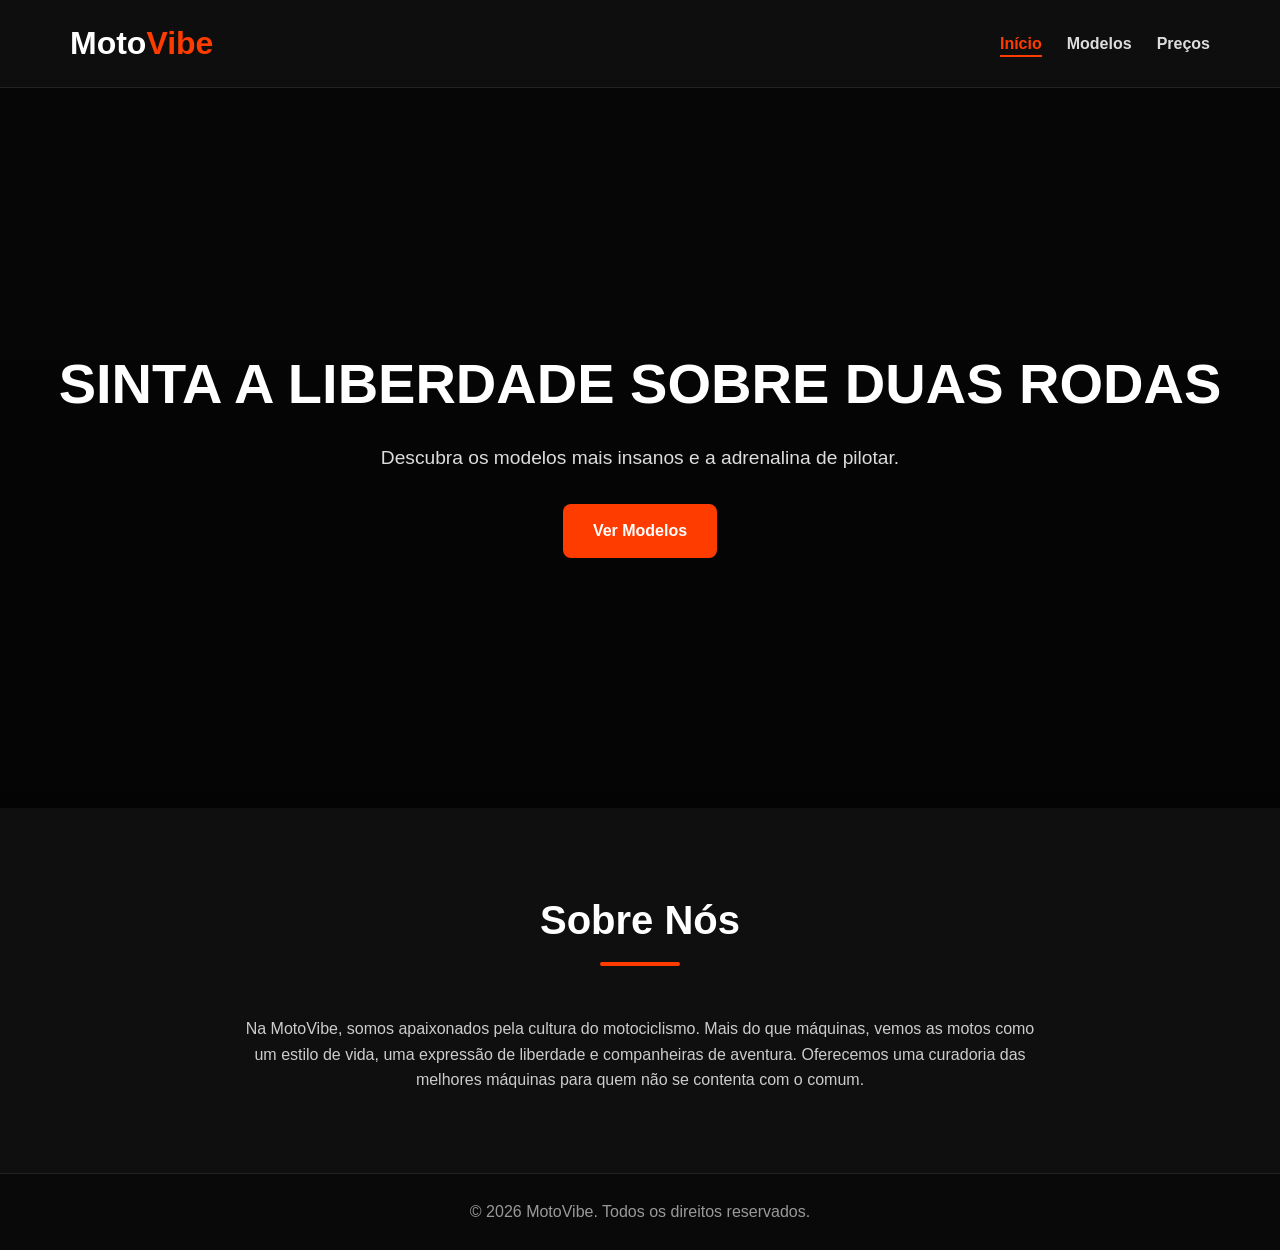
<file: index.html>
<!DOCTYPE html>
<html lang="pt-BR">
<head>
    <meta charset="UTF-8">
    <meta name="viewport" content="width=device-width, initial-scale=1.0">
    <title>MotoVibe | Home</title>
    <link rel="stylesheet" href="index.css">
</head>
<body>

    <header>
        <nav class="navbar">
            <div class="logo">
                <h1>Moto<span>Vibe</span></h1>
            </div>
            <ul class="nav-links">
                <li><a href="index.html" class="active">Início</a></li>
                <li><a href="modelos.html">Modelos</a></li>
                <li><a href="precos.html">Preços</a></li>
            </ul>
        </nav>
    </header>

    <section class="hero">
        <h2>Sinta a Liberdade Sobre Duas Rodas</h2>
        <p>Descubra os modelos mais insanos e a adrenalina de pilotar.</p>
        <a href="modelos.html" class="btn">Ver Modelos</a>
    </section>

    <main class="container">
        <h2 class="section-title">Sobre Nós</h2>
        <p style="text-align: center; max-width: 800px; margin: 0 auto; color: #ccc;">
            Na MotoVibe, somos apaixonados pela cultura do motociclismo. Mais do que máquinas, vemos as motos como um estilo de vida, uma expressão de liberdade e companheiras de aventura. Oferecemos uma curadoria das melhores máquinas para quem não se contenta com o comum.
        </p>
       
           
         </p>

        </div>
     
    </main>

    <footer>
        <p>&copy; 2026 MotoVibe. Todos os direitos reservados.</p>
      
    </footer>

</body>
</html>
</file>
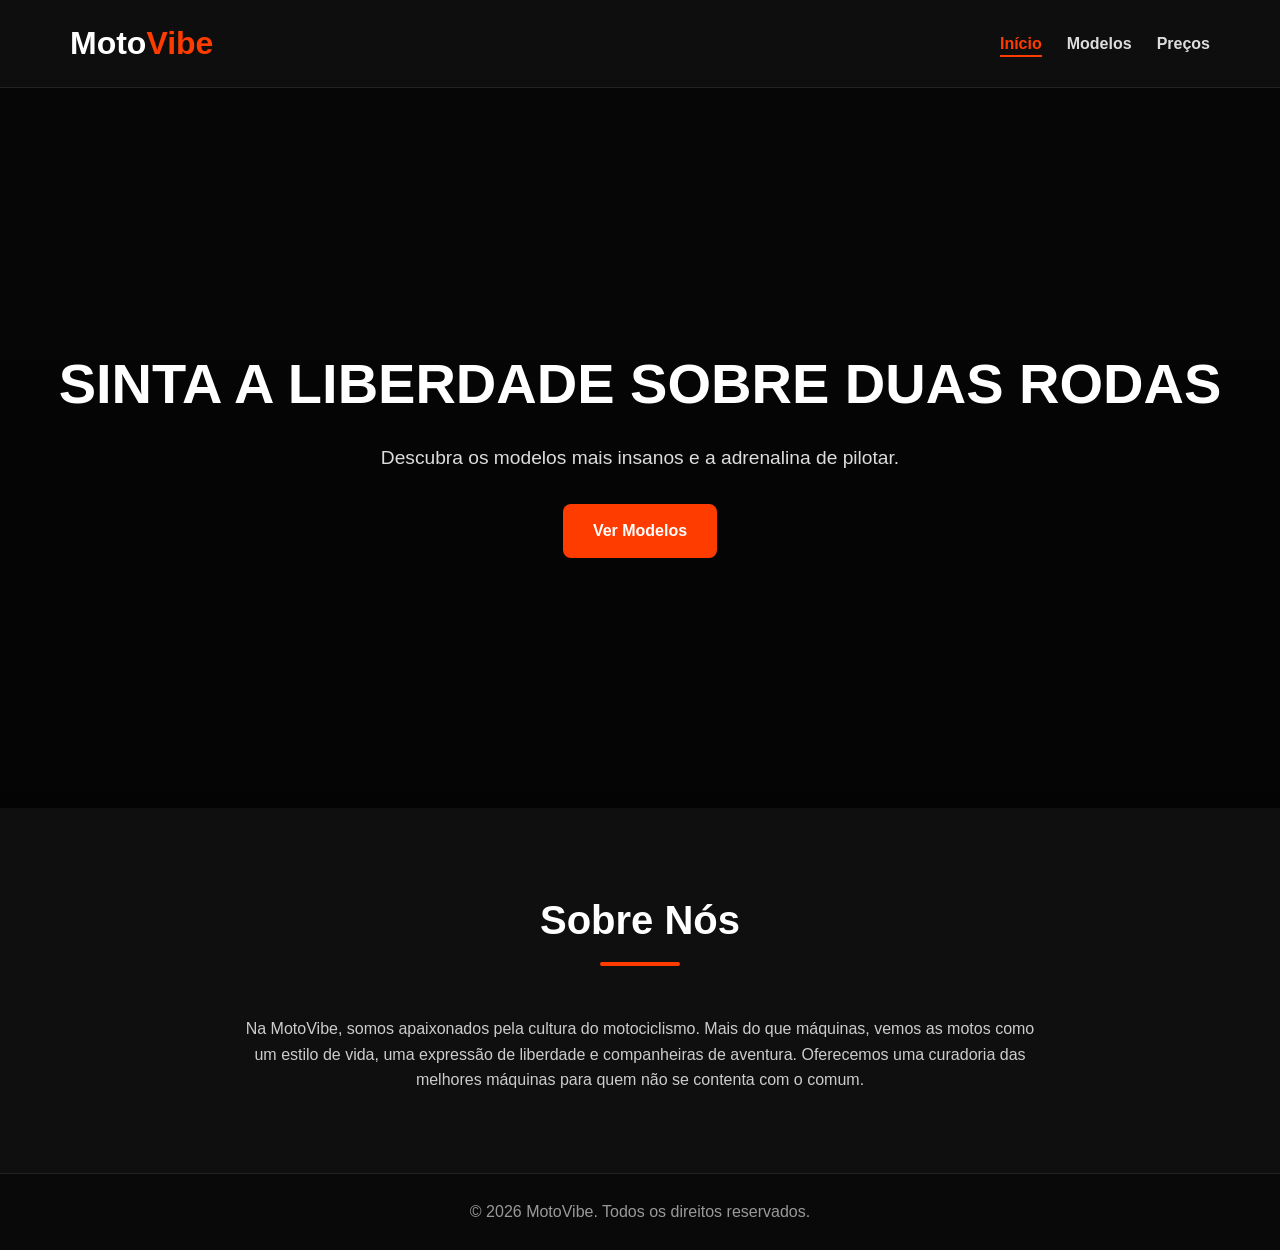
<file: gustavo-Projeto/index.html>
<!DOCTYPE html>
<html lang="pt-BR">
<head>
    <meta charset="UTF-8">
    <meta name="viewport" content="width=device-width, initial-scale=1.0">
    <title>MotoVibe | Home</title>
    <link rel="stylesheet" href="index.css">
</head>
<body>

    <header>
        <nav class="navbar">
            <div class="logo">
                <h1>Moto<span>Vibe</span></h1>
            </div>
            <ul class="nav-links">
                <li><a href="index.html" class="active">Início</a></li>
                <li><a href="modelos.html">Modelos</a></li>
                <li><a href="precos.html">Preços</a></li>
            </ul>
        </nav>
    </header>

    <section class="hero">
        <h2>Sinta a Liberdade Sobre Duas Rodas</h2>
        <p>Descubra os modelos mais insanos e a adrenalina de pilotar.</p>
        <a href="modelos.html" class="btn">Ver Modelos</a>
    </section>

    <main class="container">
        <h2 class="section-title">Sobre Nós</h2>
        <p style="text-align: center; max-width: 800px; margin: 0 auto; color: #ccc;">
            Na MotoVibe, somos apaixonados pela cultura do motociclismo. Mais do que máquinas, vemos as motos como um estilo de vida, uma expressão de liberdade e companheiras de aventura. Oferecemos uma curadoria das melhores máquinas para quem não se contenta com o comum.
        </p>
       
           
         </p>

        </div>
     
    </main>

    <footer>
        <p>&copy; 2026 MotoVibe. Todos os direitos reservados.</p>
      
    </footer>

</body>
</html>
</file>
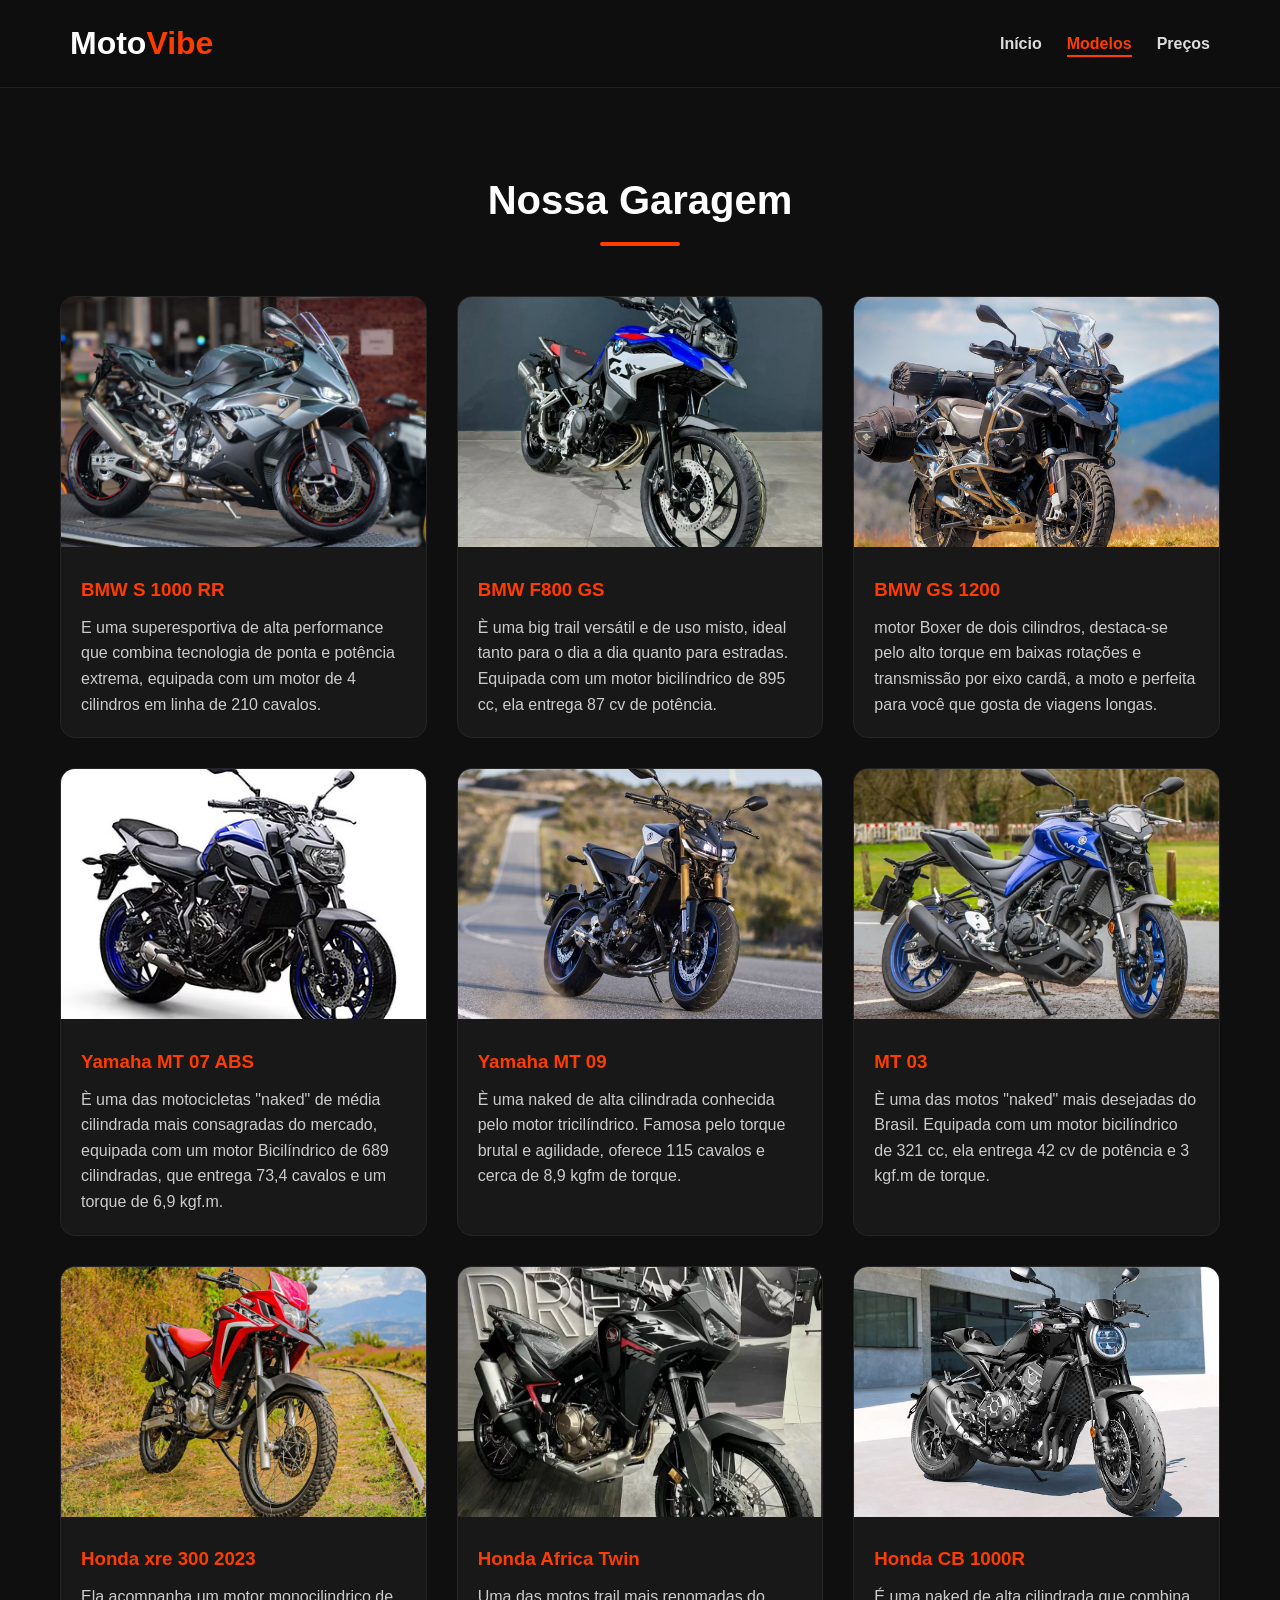
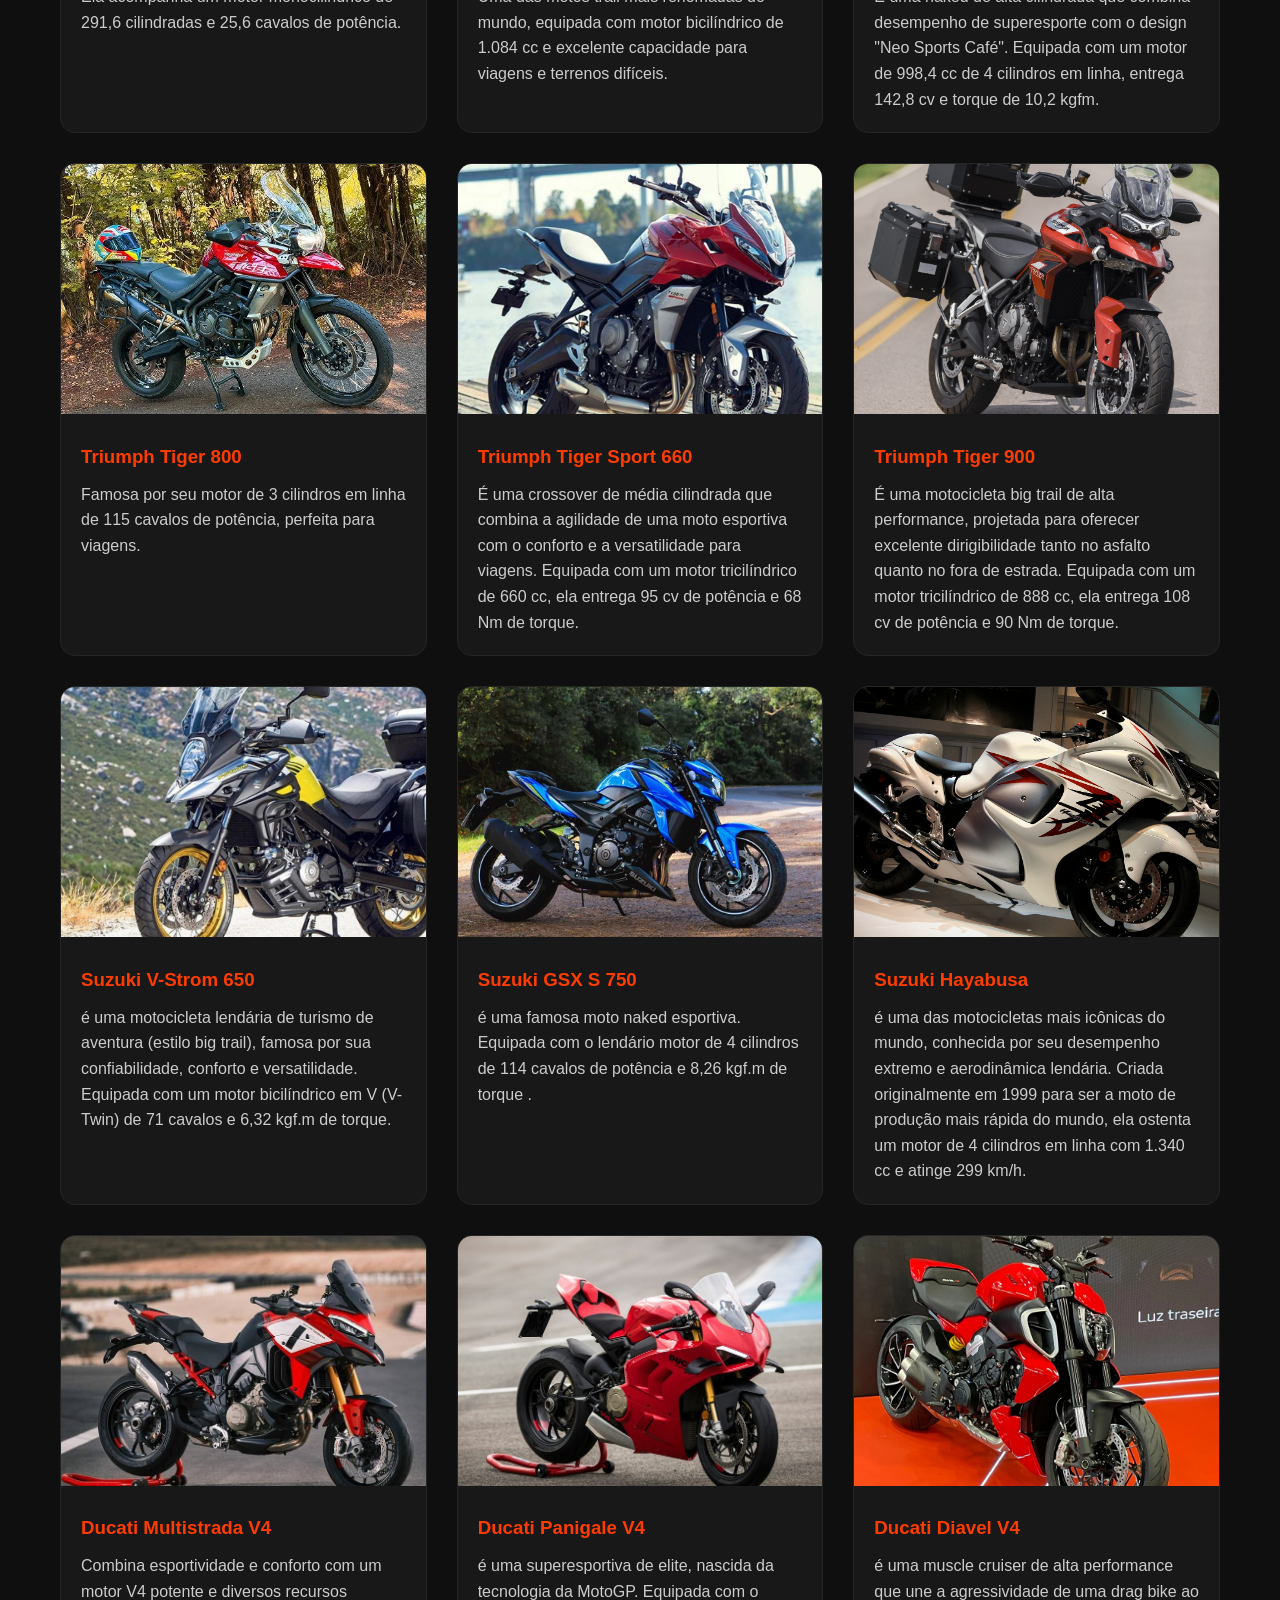
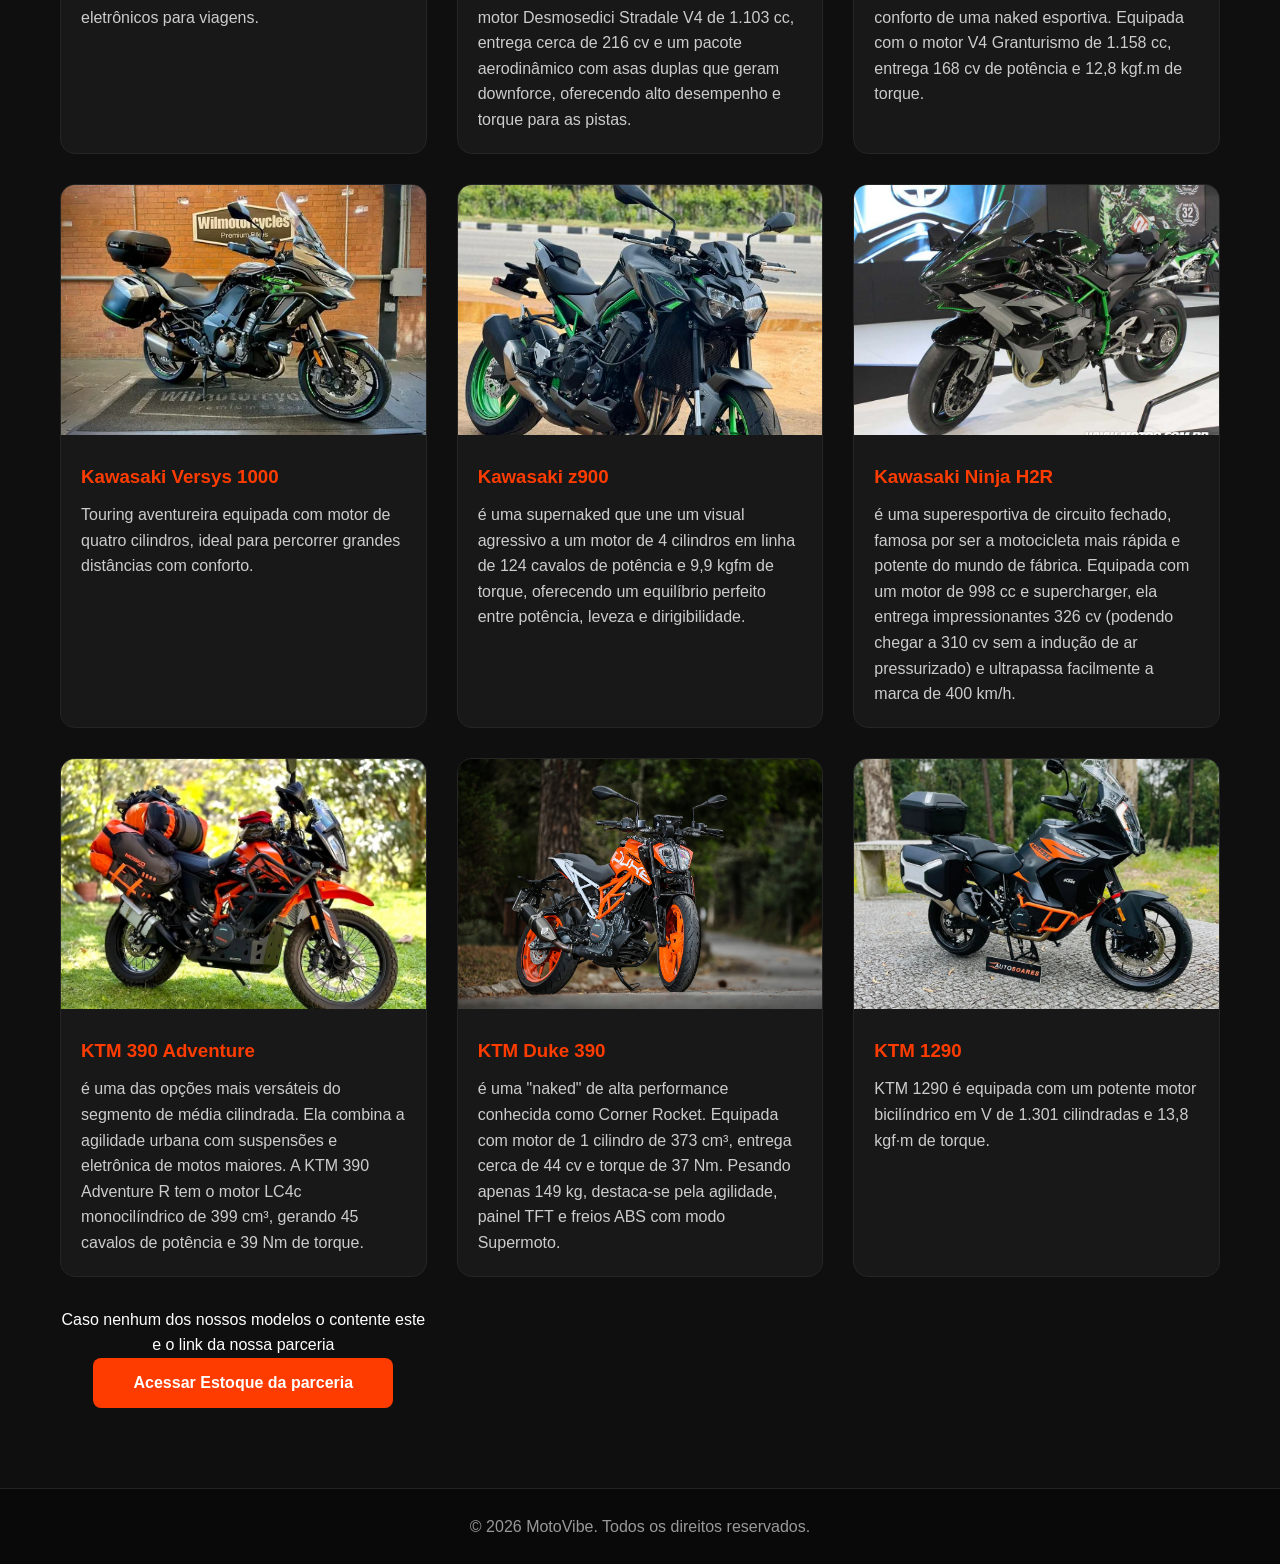
<file: modelos.html>
<!DOCTYPE html>
<html lang="pt-BR">
<head>
    <meta charset="UTF-8">
    <meta name="viewport" content="width=device-width, initial-scale=1.0">
    <title>MotoVibe | Modelos</title>
    <link rel="stylesheet" href="index.css">
</head>
<body>

    <header>
        <nav class="navbar">
            <div class="logo">
                <h1>Moto<span>Vibe</span></h1>
            </div>
            <ul class="nav-links">
                <li><a href="index.html">Início</a></li>
                <li><a href="modelos.html" class="active">Modelos</a></li>
                <li><a href="precos.html">Preços</a></li>
            </ul>
        </nav>
    </header>

    <main class="container">
        <h2 class="section-title">Nossa Garagem</h2>
        
        <div class="motos-grid">
            <div class="moto-card">
                <img src="bmw-s-1000-rr-2025-comeca-a-ser-fabricada-no-brasil.jpg" alt="Moto Esportiva" class="moto-img">
                <div class="moto-info">
                    <h3>BMW S 1000 RR</h3>
                    <p>E uma superesportiva de alta performance que combina tecnologia de ponta e potência extrema, equipada com um motor de 4 cilindros em linha de 210 cavalos.</p>
                </div>
            </div>

            <div class="moto-card">
                <img src="f800.webp" alt="Moto Custom" class="moto-img">
                <div class="moto-info">
                    <h3>BMW F800 GS</h3>
                    <p>È uma big trail versátil e de uso misto, ideal tanto para o dia a dia quanto para estradas. Equipada com um motor bicilíndrico de 895 cc, ela entrega 87 cv de potência.</p>
                </div>
            </div>


            <div class="moto-card">
                <img src="gs1200.jpg" alt="Moto Adventure" class="moto-img">
                <div class="moto-info">
                    <h3>BMW GS 1200</h3>
                    <p>motor Boxer de dois cilindros, destaca-se pelo alto torque em baixas rotações e transmissão por eixo cardã, a moto e perfeita para você que gosta de viagens longas.</p>
                </div>
            </div>

            <div class="moto-card">
                <img src="Mtreta.avif" alt="Moto Custom" class="moto-img">
                <div class="moto-info">
                    <h3>Yamaha MT 07 ABS</h3>
                    <p>È uma das motocicletas "naked" de média cilindrada mais consagradas do mercado, equipada com um motor Bicilíndrico de 689 cilindradas, que entrega 73,4 cavalos e um torque de 6,9 kgf.m.</p>
                </div>
            </div>

            <div class="moto-card">
                <img src="MT09.jpg" alt="Moto Custom" class="moto-img">
                <div class="moto-info">
                    <h3>Yamaha MT 09 </h3>
                    <p>È uma naked de alta cilindrada conhecida pelo motor tricilíndrico. Famosa pelo torque brutal e agilidade, oferece 115 cavalos e cerca de 8,9 kgfm de torque.</p>
                </div>
            </div>

            <div class="moto-card">
                <img src="mt3.jpg" alt="Moto Custom" class="moto-img">
                <div class="moto-info">
                    <h3>MT 03 </h3>
                    <p>È uma das motos "naked" mais desejadas do Brasil. Equipada com um motor bicilíndrico de 321 cc, ela entrega 42 cv de potência e 3 kgf.m de torque.</p>
                </div>
            </div>

            <div class="moto-card">
                <img src="xtrem.jpg" alt="Moto Custom" class="moto-img">
                <div class="moto-info">
                    <h3>Honda xre 300 2023 </h3>
                    <p>Ela acompanha um motor monocilindrico de 291,6 cilindradas e 25,6 cavalos de potência.</p>
                </div>
            </div>

            <div class="moto-card">
                <img src="honda-crf-1100l-africa-twin-750045756-2026-sao-paulo-sp-87087f12-z7.webp" alt="Honda Africa Twin" class="moto-img">
                <div class="moto-info">
                    <h3>Honda Africa Twin</h3>
                    <p>Uma das motos trail mais renomadas do mundo, equipada com motor bicilíndrico de 1.084 cc e excelente capacidade para viagens e terrenos difíceis.</p>
                </div>
            </div>

            <div class="moto-card">
                <img src="Honda-CB-1000-R-2002 (69).webp" alt="Honda Africa Twin" class="moto-img">
                <div class="moto-info">
                    <h3>Honda CB 1000R </h3>
                    <p>É uma naked de alta cilindrada que combina desempenho de superesporte com o design "Neo Sports Café". Equipada com um motor de 998,4 cc de 4 cilindros em linha, entrega 142,8 cv e torque de 10,2 kgfm.</p>
                </div>
            </div>

            <div class="moto-card">
                <img src="t800.jpg" alt="Moto Custom" class="moto-img">
                <div class="moto-info">
                    <h3>Triumph Tiger 800 </h3>
                    <p>Famosa por seu motor de 3 cilindros em linha de 115 cavalos de potência, perfeita para viagens.</p>
                </div>
            </div>

            <div class="moto-card">
                <img src="tiger-sport-660-3_04042022_48791_960_720.jpg" alt="Moto Custom" class="moto-img">
                <div class="moto-info">
                    <h3>Triumph Tiger Sport 660 </h3>
                    <p>É uma crossover de média cilindrada que combina a agilidade de uma moto esportiva com o conforto e a versatilidade para viagens. Equipada com um motor tricilíndrico de 660 cc, ela entrega 95 cv de potência e 68 Nm de torque.</p>
                </div>
            </div>

            <div class="moto-card">
                <img src="Tiger-900-Bagageiro-26.jpg" alt="Moto Custom" class="moto-img">
                <div class="moto-info">
                    <h3>Triumph Tiger 900 </h3>
                    <p>É uma motocicleta big trail de alta performance, projetada para oferecer excelente dirigibilidade tanto no asfalto quanto no fora de estrada. Equipada com um motor tricilíndrico de 888 cc, ela entrega 108 cv de potência e 90 Nm de torque.</p>
                </div>
            </div>
            
            <div class="moto-card">
                <img src="Suzuki-V-Strom-650XT-Adventure-1400x600.jpg" alt="Suzuki V-Strom 650" class="moto-img">
                <div class="moto-info">
                    <h3>Suzuki V-Strom 650</h3>
                    <p>é uma motocicleta lendária de turismo de aventura (estilo big trail), famosa por sua confiabilidade, conforto e versatilidade. Equipada com um motor bicilíndrico em V (V-Twin) de 71 cavalos e 6,32 kgf.m de torque.</p>
                </div>
            </div>

            <div class="moto-card">
                <img src="teste-gsx-s-750-9.jpg" alt="Suzuki V-Strom 650" class="moto-img">
                <div class="moto-info">
                    <h3>Suzuki GSX S 750</h3>
                    <p>é uma famosa moto naked esportiva. Equipada com o lendário motor de 4 cilindros de 114 cavalos de potência e 8,26 kgf.m de torque .</p>
                </div>
            </div>

            <div class="moto-card">
                <img src="Hayabusa.jpg" alt="Suzuki V-Strom 650" class="moto-img">
                <div class="moto-info">
                    <h3>Suzuki Hayabusa</h3>
                    <p>é uma das motocicletas mais icônicas do mundo, conhecida por seu desempenho extremo e aerodinâmica lendária. Criada originalmente em 1999 para ser a moto de produção mais rápida do mundo, ela ostenta um motor de 4 cilindros em linha com 1.340 cc e atinge 299 km/h.</p>
                </div>
            </div>
            
            <div class="moto-card">
                <img src="v4 multis.jpg" alt="Ducati Multistrada V4" class="moto-img">
                <div class="moto-info">
                    <h3>Ducati Multistrada V4</h3>
                    <p>Combina esportividade e conforto com um motor V4 potente e diversos recursos eletrônicos para viagens.</p>
                </div>
            </div>

                
            <div class="moto-card">
                <img src="v4s.jpg" alt="Ducati Multistrada V4" class="moto-img">
                <div class="moto-info">
                    <h3>Ducati Panigale V4</h3>
                    <p> é uma superesportiva de elite, nascida da tecnologia da MotoGP. Equipada com o motor Desmosedici Stradale V4 de 1.103 cc, entrega cerca de 216 cv e um pacote aerodinâmico com asas duplas que geram downforce, oferecendo alto desempenho e torque para as pistas.</p>
                </div>
            </div>

            <div class="moto-card">
                <img src="ducati-diavel-v4-2024.webp" alt="Ducati Multistrada V4" class="moto-img">
                <div class="moto-info">
                    <h3>Ducati Diavel V4</h3>
                    <p>é uma muscle cruiser de alta performance que une a agressividade de uma drag bike ao conforto de uma naked esportiva. Equipada com o motor V4 Granturismo de 1.158 cc, entrega 168 cv de potência e 12,8 kgf.m de torque.</p>
                </div>
            </div>
            
            
            <div class="moto-card">
                <img src="vs1000.webp" alt="Kawasaki Versys 1000" class="moto-img">
                <div class="moto-info">
                    <h3>Kawasaki Versys 1000</h3>
                    <p>Touring aventureira equipada com motor de quatro cilindros, ideal para percorrer grandes distâncias com conforto.</p>
                </div>
            </div>

             
            <div class="moto-card">
                <img src="z900.jpg" alt="Kawasaki Versys 1000" class="moto-img">
                <div class="moto-info">
                    <h3>Kawasaki z900</h3>
                    <p>é uma supernaked que une um visual agressivo a um motor de 4 cilindros em linha de 124 cavalos de potência e 9,9 kgfm de torque, oferecendo um equilíbrio perfeito entre potência, leveza e dirigibilidade.</p>
                </div>
            </div>

            <div class="moto-card">
                <img src="kawasaki_Ninja_H2R_2015_1_13102015_319_960_720.jpg" alt="Kawasaki Versys 1000" class="moto-img">
                <div class="moto-info">
                    <h3>Kawasaki Ninja H2R</h3>
                    <p>é uma superesportiva de circuito fechado, famosa por ser a motocicleta mais rápida e potente do mundo de fábrica. Equipada com um motor de 998 cc e supercharger, ela entrega impressionantes 326 cv (podendo chegar a 310 cv sem a indução de ar pressurizado) e ultrapassa facilmente a marca de 400 km/h.</p>
                </div>
            </div>
            
            <div class="moto-card">
                <img src="prepped_2023_ktm_390_adventure.jpg" alt="KTM 390 Adventure" class="moto-img">
                <div class="moto-info">
                    <h3>KTM 390 Adventure</h3>
                    <p>é uma das opções mais versáteis do segmento de média cilindrada. Ela combina a agilidade urbana com suspensões e eletrônica de motos maiores. A KTM 390 Adventure R tem o motor LC4c monocilíndrico de 399 cm³, gerando 45 cavalos de potência e 39 Nm de torque.</p>
                </div>
            </div>

            <div class="moto-card">
                <img src="duke.jpg" alt="KTM 390 Adventure" class="moto-img">
                <div class="moto-info">
                    <h3>KTM Duke 390 </h3>
                    <p> é uma "naked" de alta performance conhecida como Corner Rocket. Equipada com motor de 1 cilindro de 373 cm³, entrega cerca de 44 cv e torque de 37 Nm. Pesando apenas 149 kg, destaca-se pela agilidade, painel TFT e freios ABS com modo Supermoto.</p>
                </div>
            </div>

            <div class="moto-card">
                <img src="ktm1290.webp" alt="KTM 390 Adventure" class="moto-img">
                <div class="moto-info">
                    <h3>KTM 1290</h3>
                    <p>KTM 1290 é equipada com um potente motor bicilíndrico em V de 1.301 cilindradas e 13,8 kgf·m de torque.</p>
                    
                </div>
            </div>
           
            <center><p>Caso nenhum dos nossos modelos o contente este e o link da nossa parceria</p>
            <a href="https://www.webmotors.com.br/motos/estoque?lkid=1391&inst=header%3Awebmotors%3Amenu-deslogado%3A%3Acomprar&utm_id=21235730122&utm_source=google&utm_medium=search&utm_campaign=aon_expansao-comprar_topo_mar-aberto_exp_dsa&utm_term=698285273737&utm_content=164916933794&idcmp=s08%3Ac13%3Aa16a5bcd2b5e4f13823e53e17d578fc5&gad_source=1&gad_campaignid=21235730122&gbraid=0AAAAADhCf11Ec_SGn27vUOyOXzhMd7DoI&gclid=Cj0KCQjwlqTRBhCBARIsANrkrxgGPFLxlOuGUjvbY5t5_cJ9pb-UI47c7voVBAl8hrgjtyr3Wb3YoHMaAltYEALw_wcB&tipoveiculo=motos&o=1&page=1" class="btn" target="_blank">
              
               <div class="botao"> 
                <p> Acessar Estoque da parceria</p>
               </div>
            </a>
        </center>
            
        </div>
      
    </main>

    <footer>
        <p>&copy; 2026 MotoVibe. Todos os direitos reservados.</p>
    </footer>

</body>
</html>
</file>
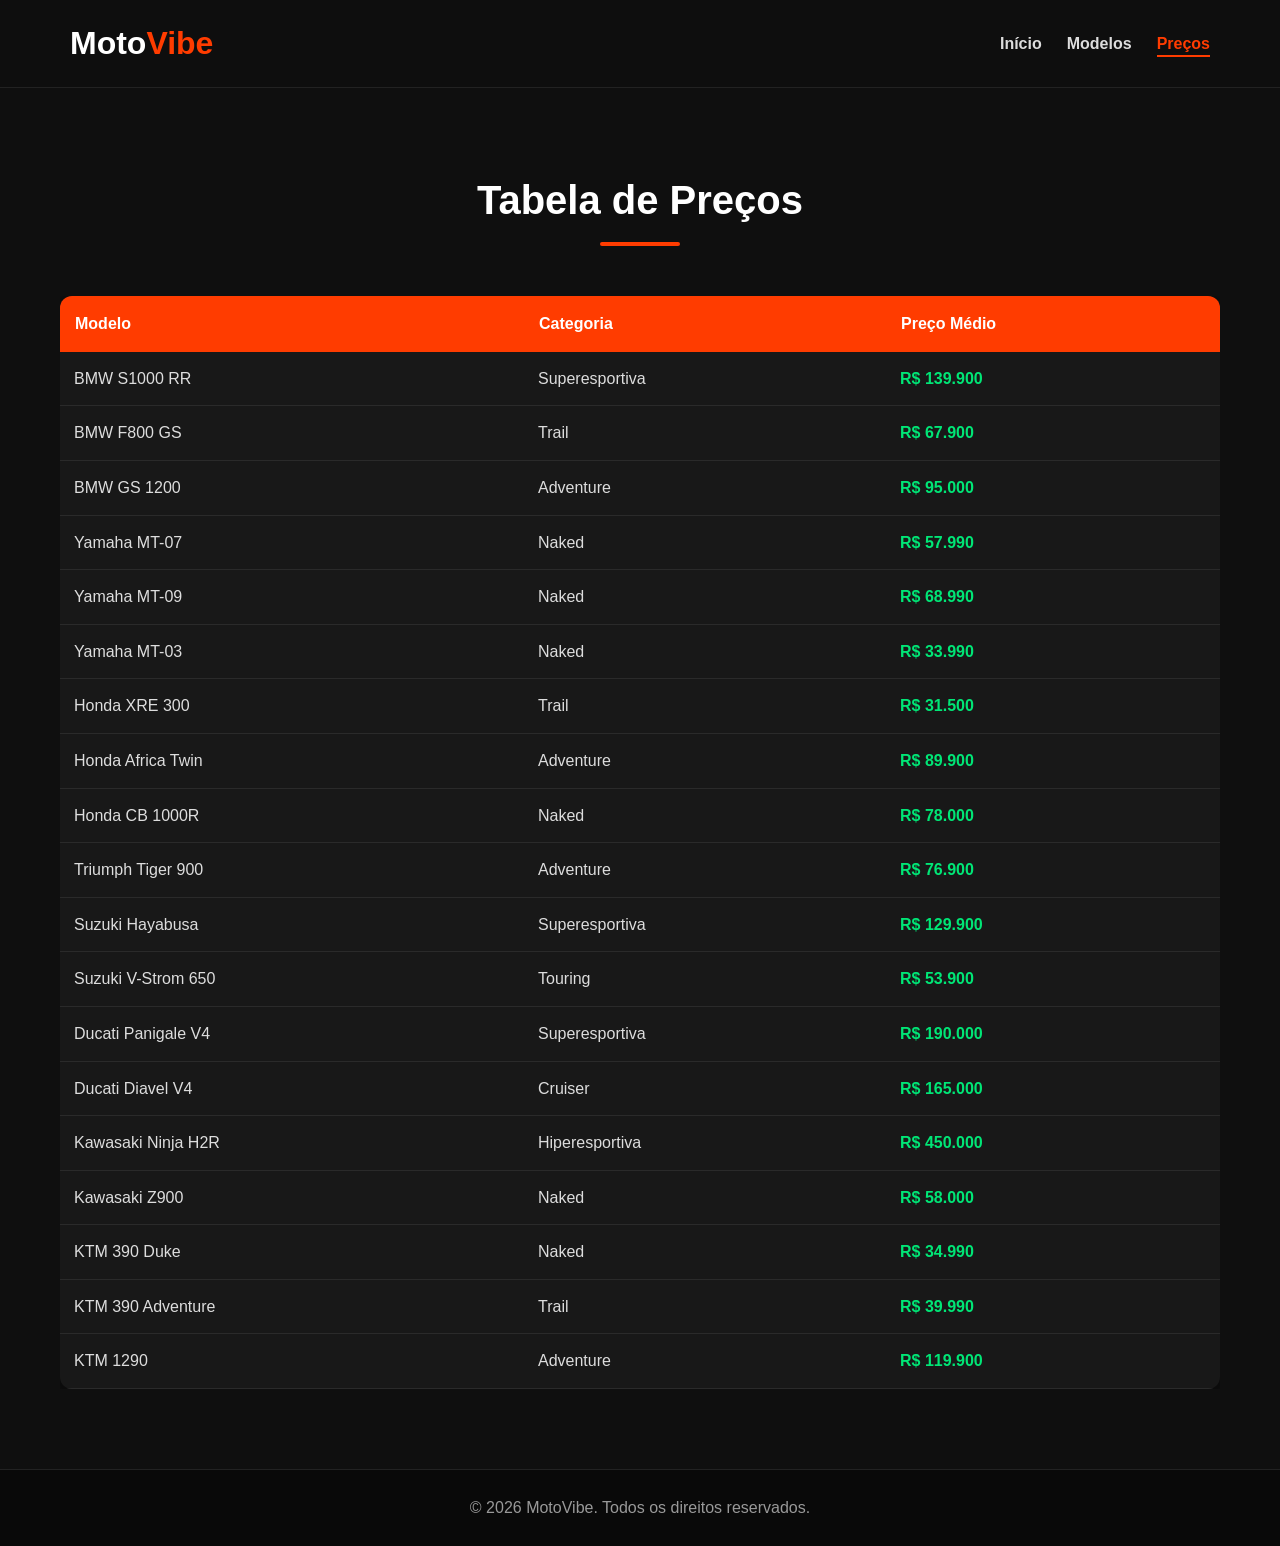
<file: precos.html>
<!DOCTYPE html>
<html lang="pt-BR">
<head>
    <meta charset="UTF-8">
    <meta name="viewport" content="width=device-width, initial-scale=1.0">
    <title>MotoVibe | Preços</title>
    <link rel="stylesheet" href="index.css">
</head>
<body>

<header>
    <nav class="navbar">
        <div class="logo">
            <h1>Moto<span>Vibe</span></h1>
        </div>

        <ul class="nav-links">
            <li><a href="index.html">Início</a></li>
            <li><a href="modelos.html">Modelos</a></li>
            <li><a href="precos.html" class="active">Preços</a></li>
            
        </ul>
    </nav>
</header>

<main class="container">

    <h2 class="section-title">Tabela de Preços</h2>

    <div class="tabela-wrapper">
        <table class="tabela-precos">

            <thead>
                <tr>
                    <th>Modelo</th>
                    <th>Categoria</th>
                    <th>Preço Médio</th>
                </tr>
            </thead>

            <tbody>
                <tr><td>BMW S1000 RR</td><td>Superesportiva</td><td>R$ 139.900</td></tr>
                <tr><td>BMW F800 GS</td><td>Trail</td><td>R$ 67.900</td></tr>
                <tr><td>BMW GS 1200</td><td>Adventure</td><td>R$ 95.000</td></tr>

                <tr><td>Yamaha MT-07</td><td>Naked</td><td>R$ 57.990</td></tr>
                <tr><td>Yamaha MT-09</td><td>Naked</td><td>R$ 68.990</td></tr>
                <tr><td>Yamaha MT-03</td><td>Naked</td><td>R$ 33.990</td></tr>

                <tr><td>Honda XRE 300</td><td>Trail</td><td>R$ 31.500</td></tr>
                <tr><td>Honda Africa Twin</td><td>Adventure</td><td>R$ 89.900</td></tr>
                <tr><td>Honda CB 1000R</td><td>Naked</td><td>R$ 78.000</td></tr>

                <tr><td>Triumph Tiger 900</td><td>Adventure</td><td>R$ 76.900</td></tr>

                <tr><td>Suzuki Hayabusa</td><td>Superesportiva</td><td>R$ 129.900</td></tr>
                <tr><td>Suzuki V-Strom 650</td><td>Touring</td><td>R$ 53.900</td></tr>

                <tr><td>Ducati Panigale V4</td><td>Superesportiva</td><td>R$ 190.000</td></tr>
                <tr><td>Ducati Diavel V4</td><td>Cruiser</td><td>R$ 165.000</td></tr>

                <tr><td>Kawasaki Ninja H2R</td><td>Hiperesportiva</td><td>R$ 450.000</td></tr>
                <tr><td>Kawasaki Z900</td><td>Naked</td><td>R$ 58.000</td></tr>

                <tr><td>KTM 390 Duke</td><td>Naked</td><td>R$ 34.990</td></tr>
                <tr><td>KTM 390 Adventure</td><td>Trail</td><td>R$ 39.990</td></tr>
                <tr><td>KTM 1290</td><td>Adventure</td><td>R$ 119.900</td></tr>
            </tbody>

        </table>
    </div>

</main>

<footer>
    <p>&copy; 2026 MotoVibe. Todos os direitos reservados.</p>
</footer>

</body>
</html>
</file>
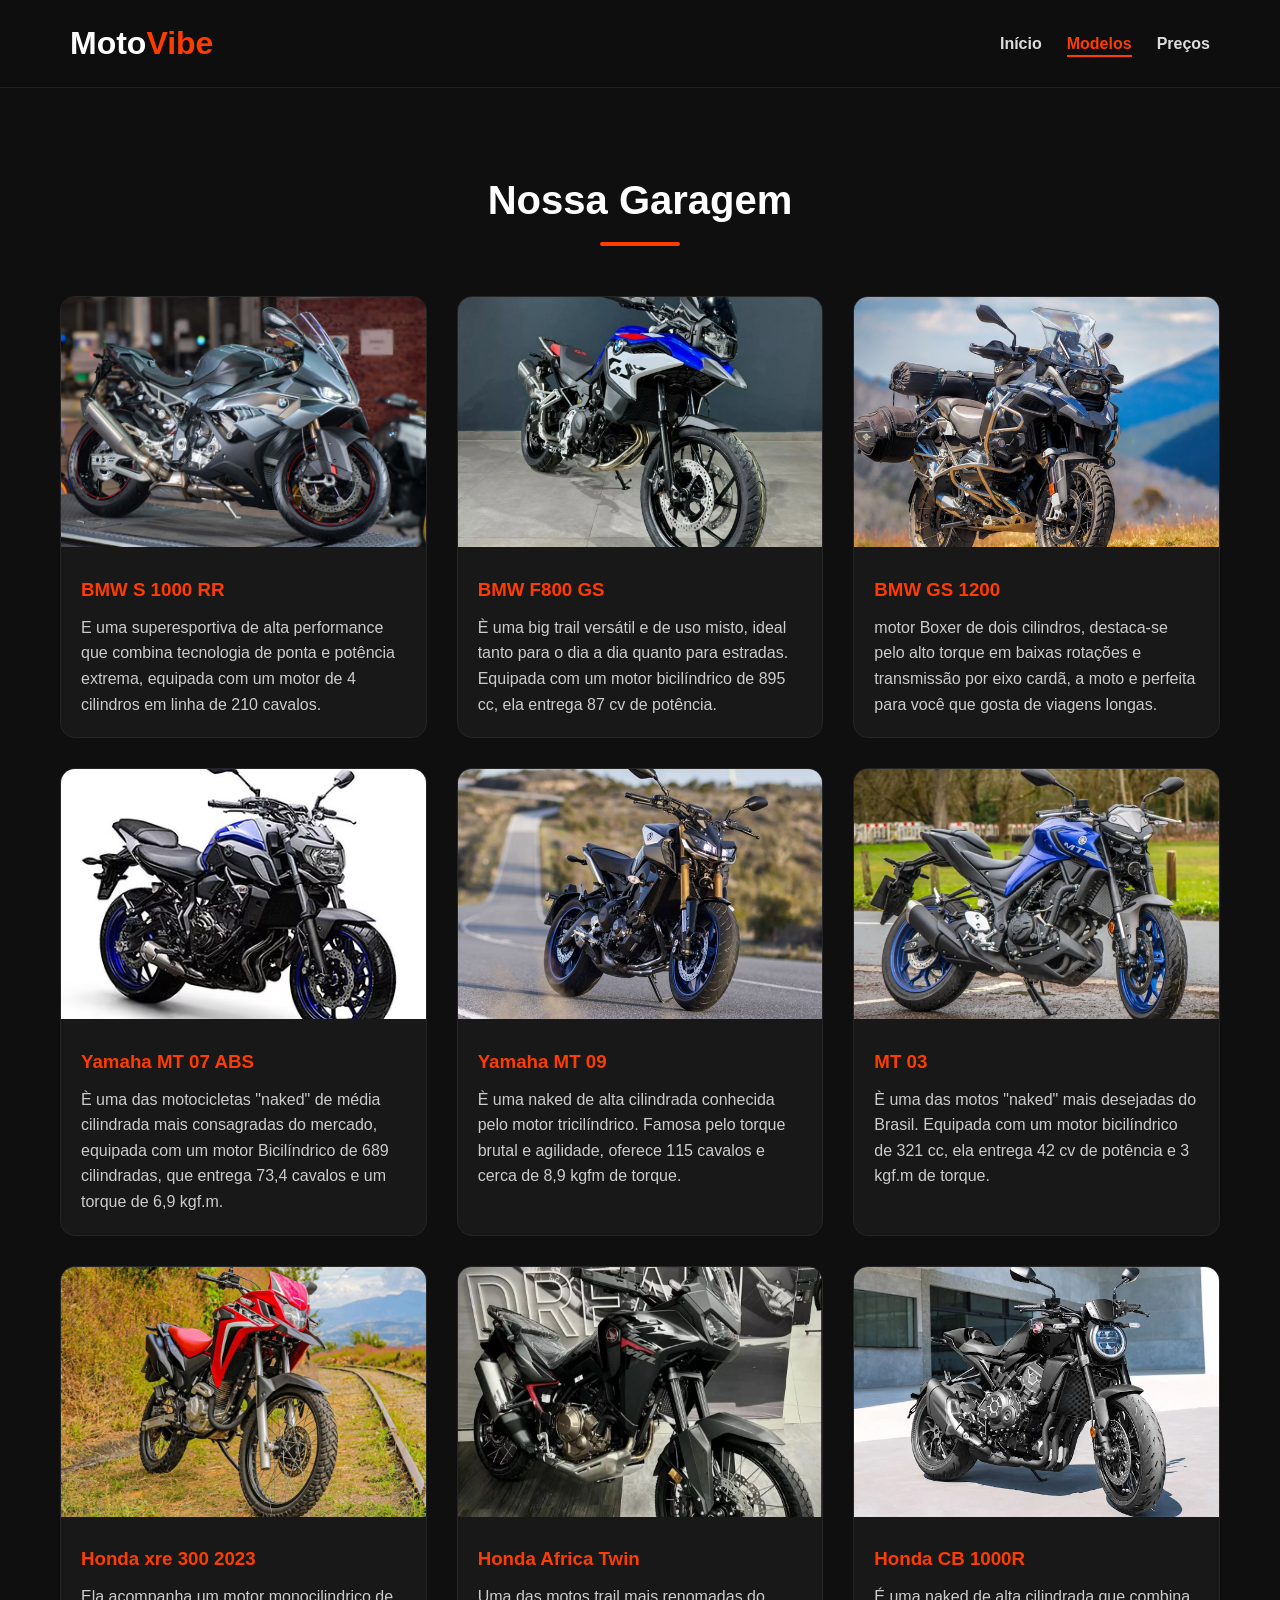
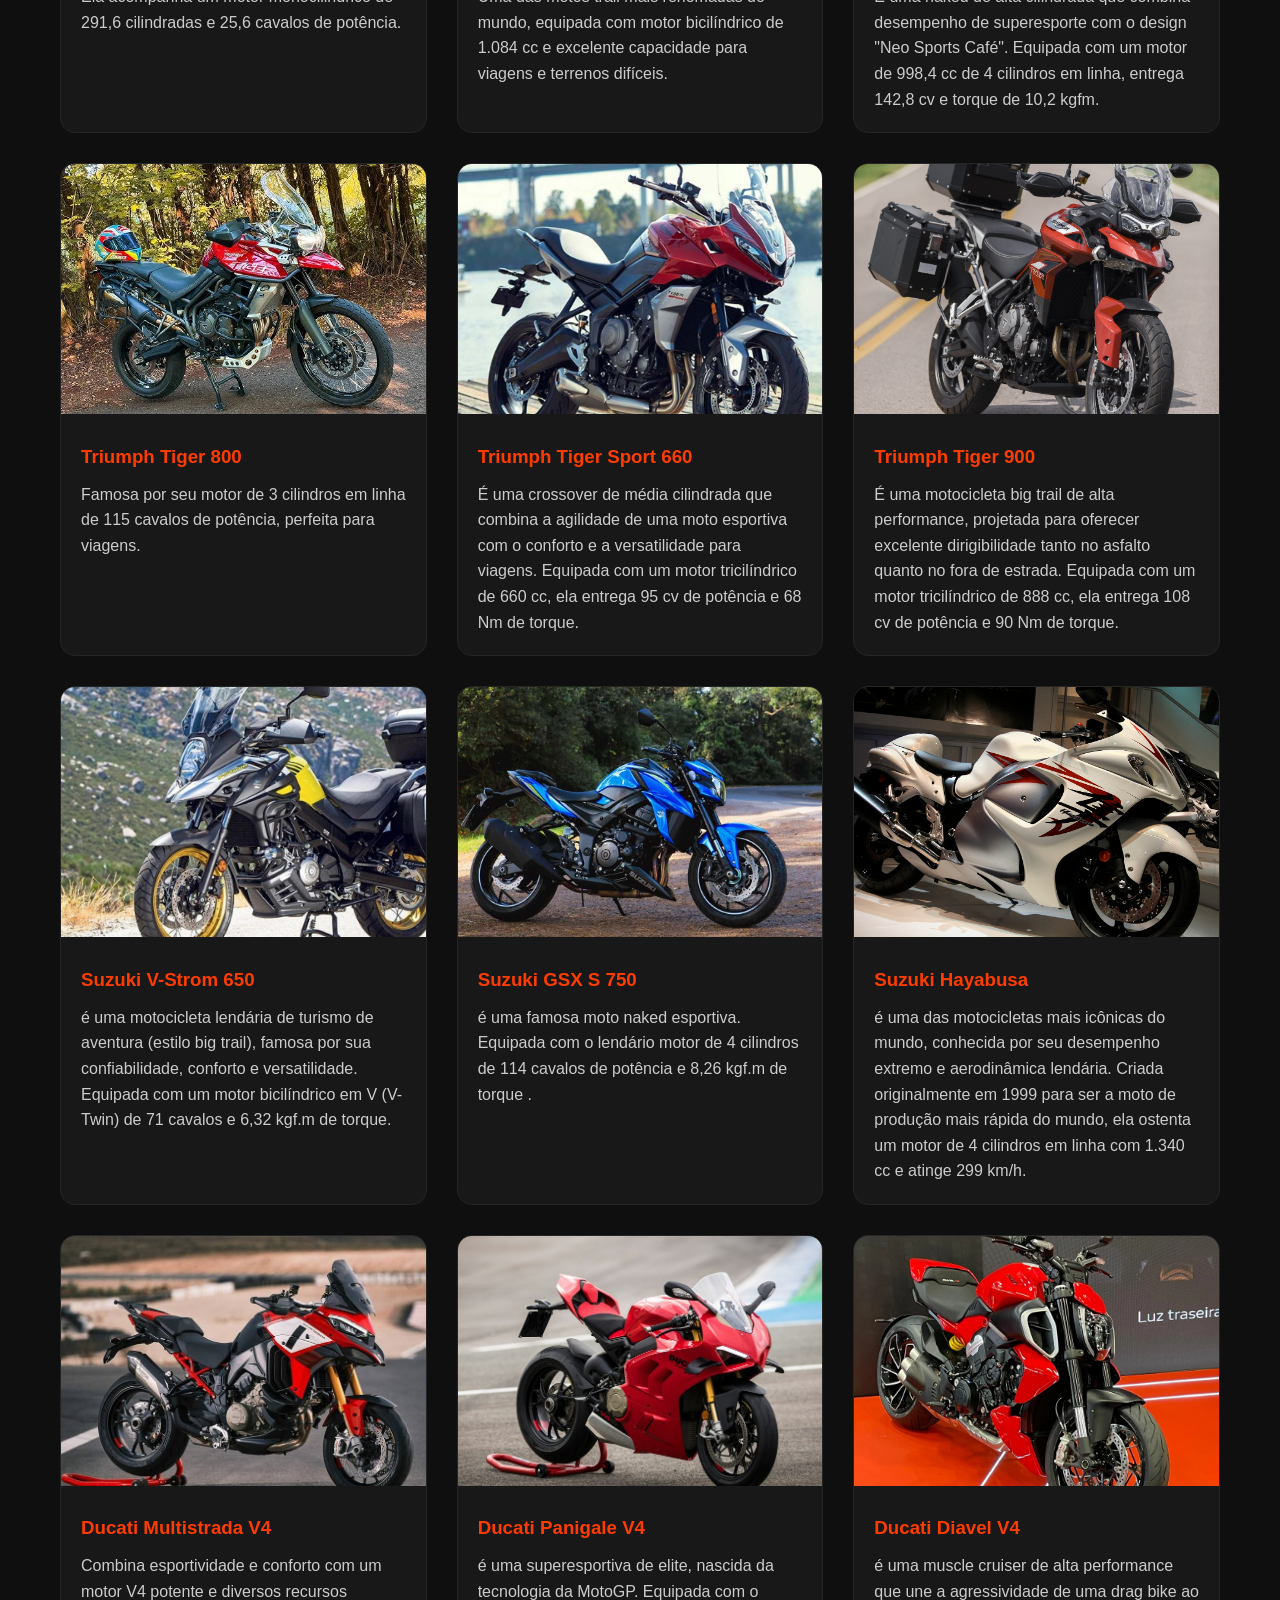
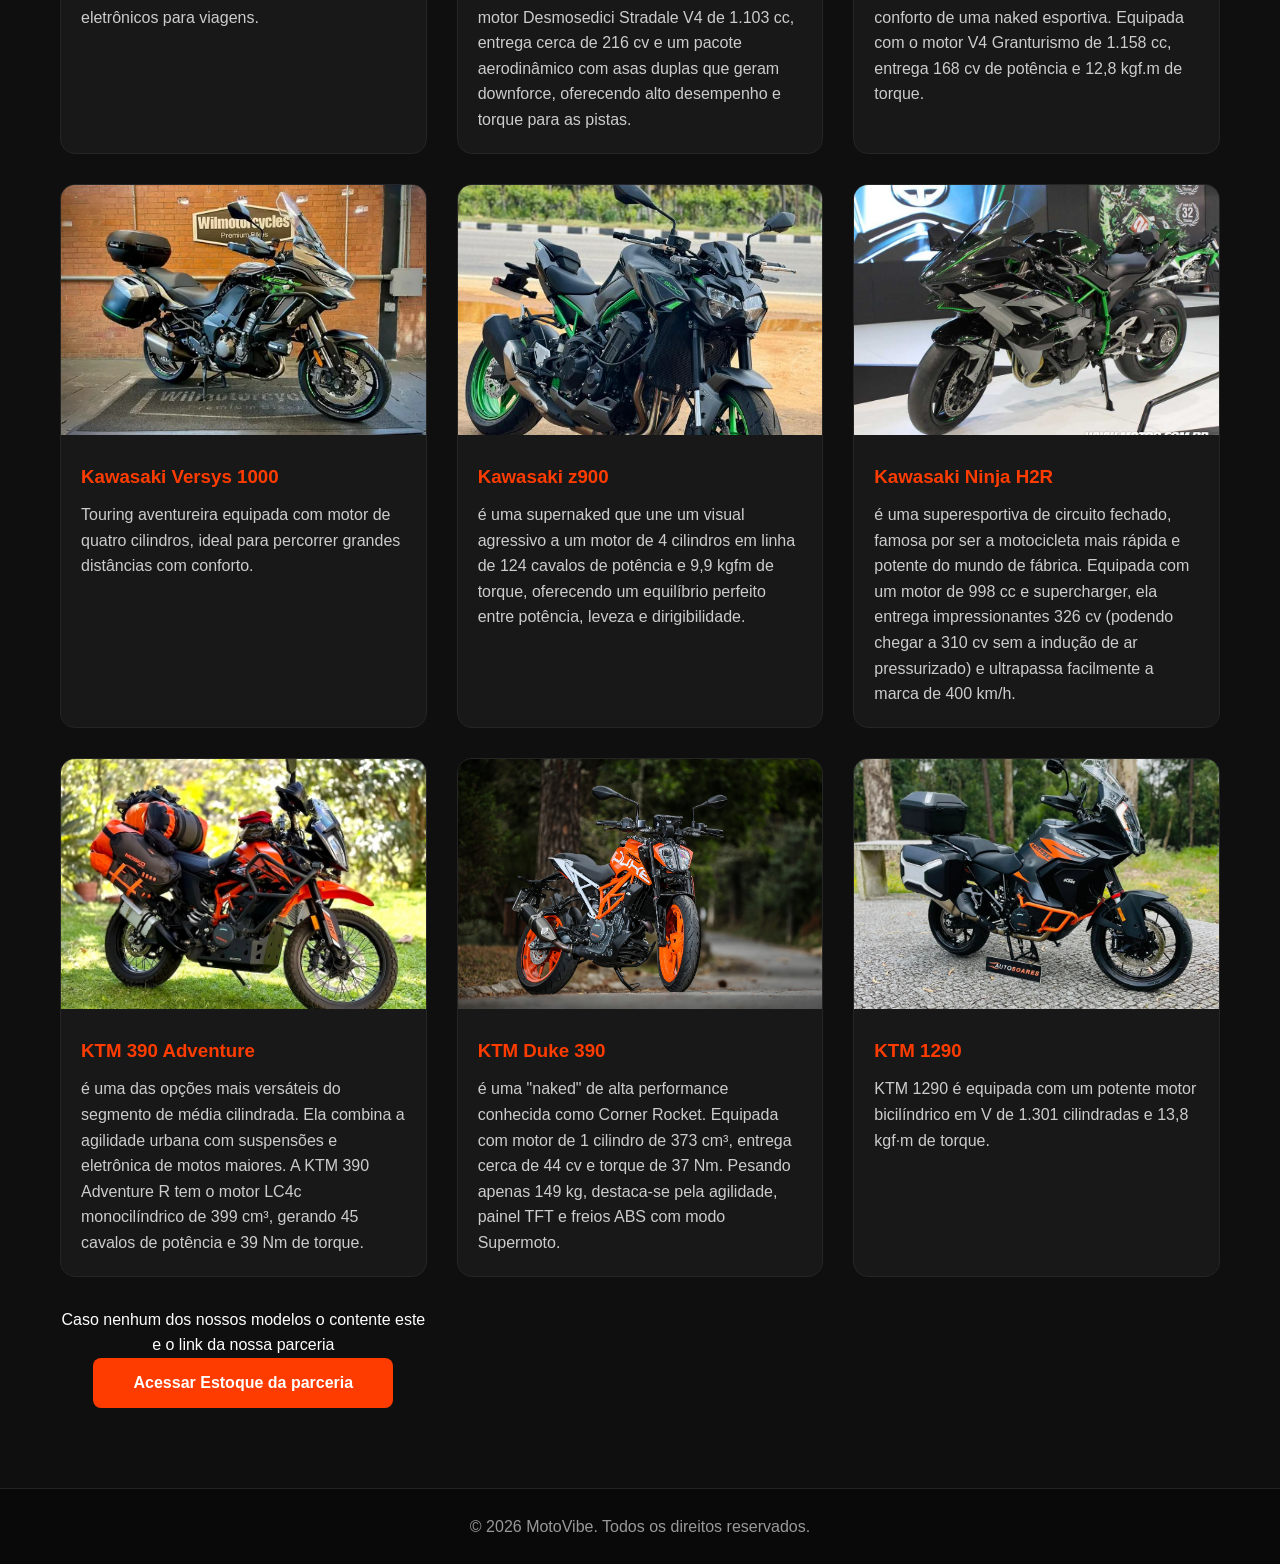
<file: gustavo-Projeto/modelos.html>
<!DOCTYPE html>
<html lang="pt-BR">
<head>
    <meta charset="UTF-8">
    <meta name="viewport" content="width=device-width, initial-scale=1.0">
    <title>MotoVibe | Modelos</title>
    <link rel="stylesheet" href="index.css">
</head>
<body>

    <header>
        <nav class="navbar">
            <div class="logo">
                <h1>Moto<span>Vibe</span></h1>
            </div>
            <ul class="nav-links">
                <li><a href="index.html">Início</a></li>
                <li><a href="modelos.html" class="active">Modelos</a></li>
                <li><a href="precos.html">Preços</a></li>
            </ul>
        </nav>
    </header>

    <main class="container">
        <h2 class="section-title">Nossa Garagem</h2>
        
        <div class="motos-grid">
            <div class="moto-card">
                <img src="bmw-s-1000-rr-2025-comeca-a-ser-fabricada-no-brasil.jpg" alt="Moto Esportiva" class="moto-img">
                <div class="moto-info">
                    <h3>BMW S 1000 RR</h3>
                    <p>E uma superesportiva de alta performance que combina tecnologia de ponta e potência extrema, equipada com um motor de 4 cilindros em linha de 210 cavalos.</p>
                </div>
            </div>

            <div class="moto-card">
                <img src="f800.webp" alt="Moto Custom" class="moto-img">
                <div class="moto-info">
                    <h3>BMW F800 GS</h3>
                    <p>È uma big trail versátil e de uso misto, ideal tanto para o dia a dia quanto para estradas. Equipada com um motor bicilíndrico de 895 cc, ela entrega 87 cv de potência.</p>
                </div>
            </div>


            <div class="moto-card">
                <img src="gs1200.jpg" alt="Moto Adventure" class="moto-img">
                <div class="moto-info">
                    <h3>BMW GS 1200</h3>
                    <p>motor Boxer de dois cilindros, destaca-se pelo alto torque em baixas rotações e transmissão por eixo cardã, a moto e perfeita para você que gosta de viagens longas.</p>
                </div>
            </div>

            <div class="moto-card">
                <img src="Mtreta.avif" alt="Moto Custom" class="moto-img">
                <div class="moto-info">
                    <h3>Yamaha MT 07 ABS</h3>
                    <p>È uma das motocicletas "naked" de média cilindrada mais consagradas do mercado, equipada com um motor Bicilíndrico de 689 cilindradas, que entrega 73,4 cavalos e um torque de 6,9 kgf.m.</p>
                </div>
            </div>

            <div class="moto-card">
                <img src="MT09.jpg" alt="Moto Custom" class="moto-img">
                <div class="moto-info">
                    <h3>Yamaha MT 09 </h3>
                    <p>È uma naked de alta cilindrada conhecida pelo motor tricilíndrico. Famosa pelo torque brutal e agilidade, oferece 115 cavalos e cerca de 8,9 kgfm de torque.</p>
                </div>
            </div>

            <div class="moto-card">
                <img src="mt3.jpg" alt="Moto Custom" class="moto-img">
                <div class="moto-info">
                    <h3>MT 03 </h3>
                    <p>È uma das motos "naked" mais desejadas do Brasil. Equipada com um motor bicilíndrico de 321 cc, ela entrega 42 cv de potência e 3 kgf.m de torque.</p>
                </div>
            </div>

            <div class="moto-card">
                <img src="xtrem.jpg" alt="Moto Custom" class="moto-img">
                <div class="moto-info">
                    <h3>Honda xre 300 2023 </h3>
                    <p>Ela acompanha um motor monocilindrico de 291,6 cilindradas e 25,6 cavalos de potência.</p>
                </div>
            </div>

            <div class="moto-card">
                <img src="honda-crf-1100l-africa-twin-750045756-2026-sao-paulo-sp-87087f12-z7.webp" alt="Honda Africa Twin" class="moto-img">
                <div class="moto-info">
                    <h3>Honda Africa Twin</h3>
                    <p>Uma das motos trail mais renomadas do mundo, equipada com motor bicilíndrico de 1.084 cc e excelente capacidade para viagens e terrenos difíceis.</p>
                </div>
            </div>

            <div class="moto-card">
                <img src="Honda-CB-1000-R-2002 (69).webp" alt="Honda Africa Twin" class="moto-img">
                <div class="moto-info">
                    <h3>Honda CB 1000R </h3>
                    <p>É uma naked de alta cilindrada que combina desempenho de superesporte com o design "Neo Sports Café". Equipada com um motor de 998,4 cc de 4 cilindros em linha, entrega 142,8 cv e torque de 10,2 kgfm.</p>
                </div>
            </div>

            <div class="moto-card">
                <img src="t800.jpg" alt="Moto Custom" class="moto-img">
                <div class="moto-info">
                    <h3>Triumph Tiger 800 </h3>
                    <p>Famosa por seu motor de 3 cilindros em linha de 115 cavalos de potência, perfeita para viagens.</p>
                </div>
            </div>

            <div class="moto-card">
                <img src="tiger-sport-660-3_04042022_48791_960_720.jpg" alt="Moto Custom" class="moto-img">
                <div class="moto-info">
                    <h3>Triumph Tiger Sport 660 </h3>
                    <p>É uma crossover de média cilindrada que combina a agilidade de uma moto esportiva com o conforto e a versatilidade para viagens. Equipada com um motor tricilíndrico de 660 cc, ela entrega 95 cv de potência e 68 Nm de torque.</p>
                </div>
            </div>

            <div class="moto-card">
                <img src="Tiger-900-Bagageiro-26.jpg" alt="Moto Custom" class="moto-img">
                <div class="moto-info">
                    <h3>Triumph Tiger 900 </h3>
                    <p>É uma motocicleta big trail de alta performance, projetada para oferecer excelente dirigibilidade tanto no asfalto quanto no fora de estrada. Equipada com um motor tricilíndrico de 888 cc, ela entrega 108 cv de potência e 90 Nm de torque.</p>
                </div>
            </div>
            
            <div class="moto-card">
                <img src="Suzuki-V-Strom-650XT-Adventure-1400x600.jpg" alt="Suzuki V-Strom 650" class="moto-img">
                <div class="moto-info">
                    <h3>Suzuki V-Strom 650</h3>
                    <p>é uma motocicleta lendária de turismo de aventura (estilo big trail), famosa por sua confiabilidade, conforto e versatilidade. Equipada com um motor bicilíndrico em V (V-Twin) de 71 cavalos e 6,32 kgf.m de torque.</p>
                </div>
            </div>

            <div class="moto-card">
                <img src="teste-gsx-s-750-9.jpg" alt="Suzuki V-Strom 650" class="moto-img">
                <div class="moto-info">
                    <h3>Suzuki GSX S 750</h3>
                    <p>é uma famosa moto naked esportiva. Equipada com o lendário motor de 4 cilindros de 114 cavalos de potência e 8,26 kgf.m de torque .</p>
                </div>
            </div>

            <div class="moto-card">
                <img src="Hayabusa.jpg" alt="Suzuki V-Strom 650" class="moto-img">
                <div class="moto-info">
                    <h3>Suzuki Hayabusa</h3>
                    <p>é uma das motocicletas mais icônicas do mundo, conhecida por seu desempenho extremo e aerodinâmica lendária. Criada originalmente em 1999 para ser a moto de produção mais rápida do mundo, ela ostenta um motor de 4 cilindros em linha com 1.340 cc e atinge 299 km/h.</p>
                </div>
            </div>
            
            <div class="moto-card">
                <img src="v4 multis.jpg" alt="Ducati Multistrada V4" class="moto-img">
                <div class="moto-info">
                    <h3>Ducati Multistrada V4</h3>
                    <p>Combina esportividade e conforto com um motor V4 potente e diversos recursos eletrônicos para viagens.</p>
                </div>
            </div>

                
            <div class="moto-card">
                <img src="v4s.jpg" alt="Ducati Multistrada V4" class="moto-img">
                <div class="moto-info">
                    <h3>Ducati Panigale V4</h3>
                    <p> é uma superesportiva de elite, nascida da tecnologia da MotoGP. Equipada com o motor Desmosedici Stradale V4 de 1.103 cc, entrega cerca de 216 cv e um pacote aerodinâmico com asas duplas que geram downforce, oferecendo alto desempenho e torque para as pistas.</p>
                </div>
            </div>

            <div class="moto-card">
                <img src="ducati-diavel-v4-2024.webp" alt="Ducati Multistrada V4" class="moto-img">
                <div class="moto-info">
                    <h3>Ducati Diavel V4</h3>
                    <p>é uma muscle cruiser de alta performance que une a agressividade de uma drag bike ao conforto de uma naked esportiva. Equipada com o motor V4 Granturismo de 1.158 cc, entrega 168 cv de potência e 12,8 kgf.m de torque.</p>
                </div>
            </div>
            
            
            <div class="moto-card">
                <img src="vs1000.webp" alt="Kawasaki Versys 1000" class="moto-img">
                <div class="moto-info">
                    <h3>Kawasaki Versys 1000</h3>
                    <p>Touring aventureira equipada com motor de quatro cilindros, ideal para percorrer grandes distâncias com conforto.</p>
                </div>
            </div>

             
            <div class="moto-card">
                <img src="z900.jpg" alt="Kawasaki Versys 1000" class="moto-img">
                <div class="moto-info">
                    <h3>Kawasaki z900</h3>
                    <p>é uma supernaked que une um visual agressivo a um motor de 4 cilindros em linha de 124 cavalos de potência e 9,9 kgfm de torque, oferecendo um equilíbrio perfeito entre potência, leveza e dirigibilidade.</p>
                </div>
            </div>

            <div class="moto-card">
                <img src="kawasaki_Ninja_H2R_2015_1_13102015_319_960_720.jpg" alt="Kawasaki Versys 1000" class="moto-img">
                <div class="moto-info">
                    <h3>Kawasaki Ninja H2R</h3>
                    <p>é uma superesportiva de circuito fechado, famosa por ser a motocicleta mais rápida e potente do mundo de fábrica. Equipada com um motor de 998 cc e supercharger, ela entrega impressionantes 326 cv (podendo chegar a 310 cv sem a indução de ar pressurizado) e ultrapassa facilmente a marca de 400 km/h.</p>
                </div>
            </div>
            
            <div class="moto-card">
                <img src="prepped_2023_ktm_390_adventure.jpg" alt="KTM 390 Adventure" class="moto-img">
                <div class="moto-info">
                    <h3>KTM 390 Adventure</h3>
                    <p>é uma das opções mais versáteis do segmento de média cilindrada. Ela combina a agilidade urbana com suspensões e eletrônica de motos maiores. A KTM 390 Adventure R tem o motor LC4c monocilíndrico de 399 cm³, gerando 45 cavalos de potência e 39 Nm de torque.</p>
                </div>
            </div>

            <div class="moto-card">
                <img src="duke.jpg" alt="KTM 390 Adventure" class="moto-img">
                <div class="moto-info">
                    <h3>KTM Duke 390 </h3>
                    <p> é uma "naked" de alta performance conhecida como Corner Rocket. Equipada com motor de 1 cilindro de 373 cm³, entrega cerca de 44 cv e torque de 37 Nm. Pesando apenas 149 kg, destaca-se pela agilidade, painel TFT e freios ABS com modo Supermoto.</p>
                </div>
            </div>

            <div class="moto-card">
                <img src="ktm1290.webp" alt="KTM 390 Adventure" class="moto-img">
                <div class="moto-info">
                    <h3>KTM 1290</h3>
                    <p>KTM 1290 é equipada com um potente motor bicilíndrico em V de 1.301 cilindradas e 13,8 kgf·m de torque.</p>
                    
                </div>
            </div>
           
            <center><p>Caso nenhum dos nossos modelos o contente este e o link da nossa parceria</p>
            <a href="https://www.webmotors.com.br/motos/estoque?lkid=1391&inst=header%3Awebmotors%3Amenu-deslogado%3A%3Acomprar&utm_id=21235730122&utm_source=google&utm_medium=search&utm_campaign=aon_expansao-comprar_topo_mar-aberto_exp_dsa&utm_term=698285273737&utm_content=164916933794&idcmp=s08%3Ac13%3Aa16a5bcd2b5e4f13823e53e17d578fc5&gad_source=1&gad_campaignid=21235730122&gbraid=0AAAAADhCf11Ec_SGn27vUOyOXzhMd7DoI&gclid=Cj0KCQjwlqTRBhCBARIsANrkrxgGPFLxlOuGUjvbY5t5_cJ9pb-UI47c7voVBAl8hrgjtyr3Wb3YoHMaAltYEALw_wcB&tipoveiculo=motos&o=1&page=1" class="btn" target="_blank">
              
               <div class="botao"> 
                <p> Acessar Estoque da parceria</p>
               </div>
            </a>
        </center>
            
        </div>
      
    </main>

    <footer>
        <p>&copy; 2026 MotoVibe. Todos os direitos reservados.</p>
    </footer>

</body>
</html>
</file>
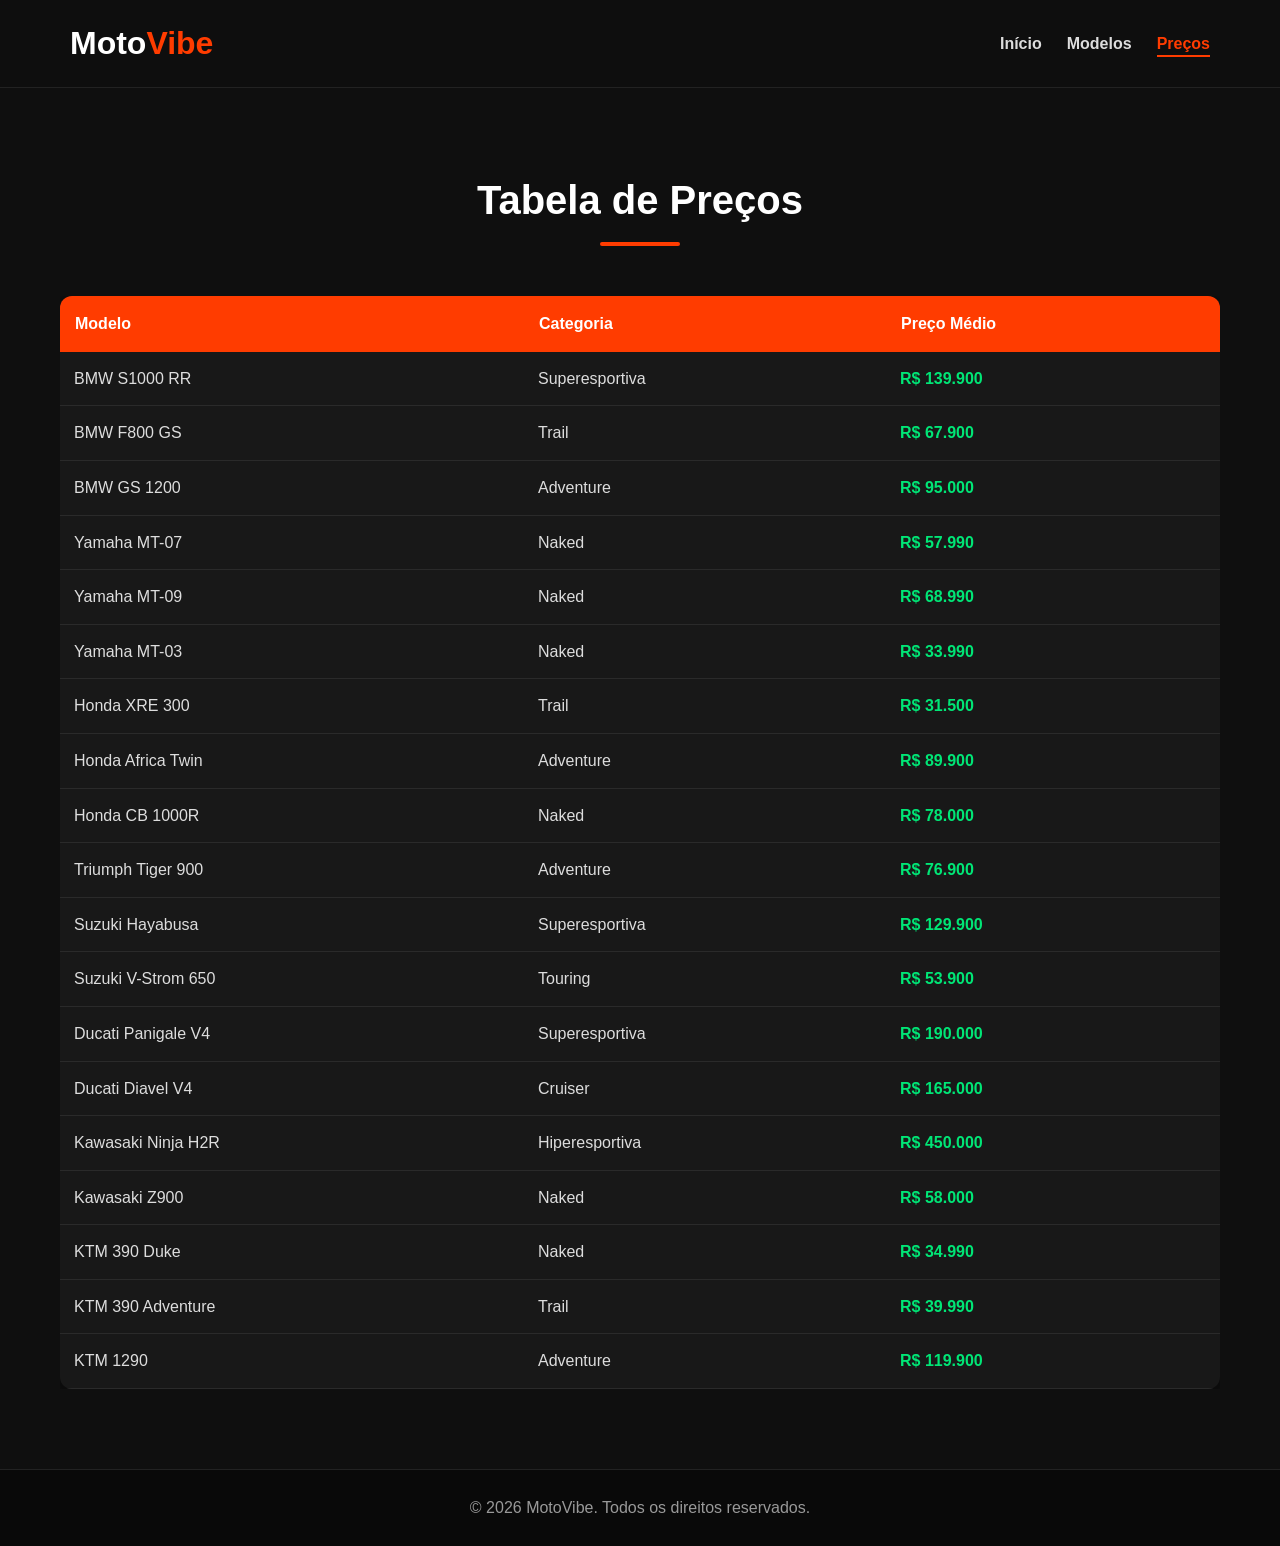
<file: gustavo-Projeto/precos.html>
<!DOCTYPE html>
<html lang="pt-BR">
<head>
    <meta charset="UTF-8">
    <meta name="viewport" content="width=device-width, initial-scale=1.0">
    <title>MotoVibe | Preços</title>
    <link rel="stylesheet" href="index.css">
</head>
<body>

<header>
    <nav class="navbar">
        <div class="logo">
            <h1>Moto<span>Vibe</span></h1>
        </div>

        <ul class="nav-links">
            <li><a href="index.html">Início</a></li>
            <li><a href="modelos.html">Modelos</a></li>
            <li><a href="precos.html" class="active">Preços</a></li>
            
        </ul>
    </nav>
</header>

<main class="container">

    <h2 class="section-title">Tabela de Preços</h2>

    <div class="tabela-wrapper">
        <table class="tabela-precos">

            <thead>
                <tr>
                    <th>Modelo</th>
                    <th>Categoria</th>
                    <th>Preço Médio</th>
                </tr>
            </thead>

            <tbody>
                <tr><td>BMW S1000 RR</td><td>Superesportiva</td><td>R$ 139.900</td></tr>
                <tr><td>BMW F800 GS</td><td>Trail</td><td>R$ 67.900</td></tr>
                <tr><td>BMW GS 1200</td><td>Adventure</td><td>R$ 95.000</td></tr>

                <tr><td>Yamaha MT-07</td><td>Naked</td><td>R$ 57.990</td></tr>
                <tr><td>Yamaha MT-09</td><td>Naked</td><td>R$ 68.990</td></tr>
                <tr><td>Yamaha MT-03</td><td>Naked</td><td>R$ 33.990</td></tr>

                <tr><td>Honda XRE 300</td><td>Trail</td><td>R$ 31.500</td></tr>
                <tr><td>Honda Africa Twin</td><td>Adventure</td><td>R$ 89.900</td></tr>
                <tr><td>Honda CB 1000R</td><td>Naked</td><td>R$ 78.000</td></tr>

                <tr><td>Triumph Tiger 900</td><td>Adventure</td><td>R$ 76.900</td></tr>

                <tr><td>Suzuki Hayabusa</td><td>Superesportiva</td><td>R$ 129.900</td></tr>
                <tr><td>Suzuki V-Strom 650</td><td>Touring</td><td>R$ 53.900</td></tr>

                <tr><td>Ducati Panigale V4</td><td>Superesportiva</td><td>R$ 190.000</td></tr>
                <tr><td>Ducati Diavel V4</td><td>Cruiser</td><td>R$ 165.000</td></tr>

                <tr><td>Kawasaki Ninja H2R</td><td>Hiperesportiva</td><td>R$ 450.000</td></tr>
                <tr><td>Kawasaki Z900</td><td>Naked</td><td>R$ 58.000</td></tr>

                <tr><td>KTM 390 Duke</td><td>Naked</td><td>R$ 34.990</td></tr>
                <tr><td>KTM 390 Adventure</td><td>Trail</td><td>R$ 39.990</td></tr>
                <tr><td>KTM 1290</td><td>Adventure</td><td>R$ 119.900</td></tr>
            </tbody>

        </table>
    </div>

</main>

<footer>
    <p>&copy; 2026 MotoVibe. Todos os direitos reservados.</p>
</footer>

</body>
</html>
</file>
<file: index.css>
* {
    margin: 0;
    padding: 0;
    box-sizing: border-box;
}

body {
    font-family: 'Segoe UI', sans-serif;
    background: #0f0f0f;
    color: #fff;
    line-height: 1.6;
}


header {
    background: rgba(15,15,15,0.95);
    backdrop-filter: blur(10px);
    position: sticky;
    top: 0;
    z-index: 1000;
    border-bottom: 1px solid #222;
}

.navbar {
    max-width: 1200px;
    margin: auto;
    padding: 18px 30px;
    display: flex;
    justify-content: space-between;
    align-items: center;
}

.logo h1 {
    font-size: 2rem;
    font-weight: 800;
    color: white;
}

.logo span {
    color: #ff3c00;
}

.nav-links {
    list-style: none;
    display: flex;
    gap: 25px;
}

.nav-links a {
    color: #ddd;
    text-decoration: none;
    font-weight: 600;
    transition: 0.3s;
    position: relative;
}

.nav-links a:hover,
.nav-links a.active {
    color: #ff3c00;
}

.nav-links a::after {
    content: "";
    width: 0;
    height: 2px;
    background: #ff3c00;
    position: absolute;
    bottom: -5px;
    left: 0;
    transition: 0.3s;
}

.nav-links a:hover::after,
.nav-links a.active::after {
    width: 100%;
}

.hero {
    min-height: 80vh;
    background:
        linear-gradient(rgba(0,0,0,.6), rgba(0,0,0,.7)),
        url("https://images.unsplash.com/photo-1558981806-ec527fa84c39?q=80&w=1600");
    background-size: cover;
    background-position: center;
    
    display: flex;
    flex-direction: column;
    justify-content: center;
    align-items: center;

    text-align: center;
    padding: 20px;
}

.hero h2 {
    font-size: 3.5rem;
    margin-bottom: 15px;
    text-transform: uppercase;
}

.hero p {
    font-size: 1.2rem;
    color: #ddd;
    margin-bottom: 30px;
}


.btn {
    display: inline-block;
    padding: 14px 30px;
    background: #ff3c00;
    color: white;
    text-decoration: none;
    border-radius: 8px;
    font-weight: bold;
    border: none;
    cursor: pointer;
    transition: 0.3s;
}

.btn:hover {
    background: #ff5a26;
    transform: translateY(-3px);
    box-shadow: 0 8px 20px rgba(255,60,0,0.4);
}


.container {
    max-width: 1200px;
    margin: auto;
    padding: 80px 20px;
}

.section-title {
    text-align: center;
    font-size: 2.5rem;
    margin-bottom: 50px;
    position: relative;
}

.section-title::after {
    content: "";
    width: 80px;
    height: 4px;
    background: #ff3c00;
    display: block;
    margin: 10px auto;
    border-radius: 20px;
}


.motos-grid {
    display: grid;
    grid-template-columns: repeat(auto-fit, minmax(320px, 1fr));
    gap: 30px;
}

.moto-card {
    background: #181818;
    border-radius: 15px;
    overflow: hidden;
    transition: 0.4s;
    border: 1px solid #252525;
}

.moto-card:hover {
    transform: translateY(-10px);
    box-shadow: 0 15px 35px rgba(255,60,0,.25);
}

.moto-img {
    width: 100%;
    height: 250px;
    object-fit: cover;
}

.moto-info {
    padding: 20px;
}

.moto-info h3 {
    margin-bottom: 10px;
    color: #ff3c00;
}

.moto-info p {
    color: #ccc;
}


.contact-form {
    max-width: 700px;
    margin: auto;
    background: #181818;
    padding: 35px;
    border-radius: 15px;
    border: 1px solid #252525;
}

.form-group {
    margin-bottom: 20px;
}

.form-group label {
    display: block;
    margin-bottom: 8px;
    font-weight: 600;
}

.form-group input,
.form-group textarea {
    width: 100%;
    padding: 14px;
    background: #111;
    color: white;
    border: 1px solid #333;
    border-radius: 8px;
    outline: none;
    transition: 0.3s;
}

.form-group input:focus,
.form-group textarea:focus {
    border-color: #ff3c00;
    box-shadow: 0 0 10px rgba(255,60,0,.3);
}


footer {
    background: #090909;
    text-align: center;
    padding: 25px;
    color: #999;
    border-top: 1px solid #222;
}


.hero h2,
.hero p,
.hero .btn {
    animation: fadeUp 1s ease forwards;
}

.hero p {
    animation-delay: .2s;
}

.hero .btn {
    animation-delay: .4s;
}

@keyframes fadeUp {
    from {
        opacity: 0;
        transform: translateY(30px);
    }
    to {
        opacity: 1;
        transform: translateY(0);
    }
}


@media (max-width: 768px) {

    .navbar {
        flex-direction: column;
        gap: 15px;
    }

    .hero h2 {
        font-size: 2.2rem;
    }

    .hero p {
        font-size: 1rem;
    }

    .section-title {
        font-size: 2rem;
    }

    .moto-img {
        height: 220px;
    }
}


.tabela-wrapper{
    overflow-x: auto;
}

.tabela-precos{
    width: 100%;
    border-collapse: collapse;
    background: #181818;
    border-radius: 12px;
    overflow: hidden;
    box-shadow: 0 10px 30px rgba(0,0,0,0.5);
}

.tabela-precos thead{
    background: #ff3c00;
}

.tabela-precos th{
    padding: 15px;
    text-align: left;
    color: white;
    font-size: 1rem;
}

.tabela-precos td{
    padding: 14px;
    border-bottom: 1px solid #2a2a2a;
    color: #ddd;
}

.tabela-precos tbody tr:hover{
    background: #222;
    transition: 0.3s;
}

.tabela-precos td:last-child{
    color: #00e676;
    font-weight: bold;
}
.botao{
    padding: 1px 10px;  
    line-height: 20px;  
    display: block;
    gap: 40px;
}
</file>
<file: gustavo-Projeto/index.css>
* {
    margin: 0;
    padding: 0;
    box-sizing: border-box;
}

body {
    font-family: 'Segoe UI', sans-serif;
    background: #0f0f0f;
    color: #fff;
    line-height: 1.6;
}


header {
    background: rgba(15,15,15,0.95);
    backdrop-filter: blur(10px);
    position: sticky;
    top: 0;
    z-index: 1000;
    border-bottom: 1px solid #222;
}

.navbar {
    max-width: 1200px;
    margin: auto;
    padding: 18px 30px;
    display: flex;
    justify-content: space-between;
    align-items: center;
}

.logo h1 {
    font-size: 2rem;
    font-weight: 800;
    color: white;
}

.logo span {
    color: #ff3c00;
}

.nav-links {
    list-style: none;
    display: flex;
    gap: 25px;
}

.nav-links a {
    color: #ddd;
    text-decoration: none;
    font-weight: 600;
    transition: 0.3s;
    position: relative;
}

.nav-links a:hover,
.nav-links a.active {
    color: #ff3c00;
}

.nav-links a::after {
    content: "";
    width: 0;
    height: 2px;
    background: #ff3c00;
    position: absolute;
    bottom: -5px;
    left: 0;
    transition: 0.3s;
}

.nav-links a:hover::after,
.nav-links a.active::after {
    width: 100%;
}

.hero {
    min-height: 80vh;
    background:
        linear-gradient(rgba(0,0,0,.6), rgba(0,0,0,.7)),
        url("https://images.unsplash.com/photo-1558981806-ec527fa84c39?q=80&w=1600");
    background-size: cover;
    background-position: center;
    
    display: flex;
    flex-direction: column;
    justify-content: center;
    align-items: center;

    text-align: center;
    padding: 20px;
}

.hero h2 {
    font-size: 3.5rem;
    margin-bottom: 15px;
    text-transform: uppercase;
}

.hero p {
    font-size: 1.2rem;
    color: #ddd;
    margin-bottom: 30px;
}


.btn {
    display: inline-block;
    padding: 14px 30px;
    background: #ff3c00;
    color: white;
    text-decoration: none;
    border-radius: 8px;
    font-weight: bold;
    border: none;
    cursor: pointer;
    transition: 0.3s;
}

.btn:hover {
    background: #ff5a26;
    transform: translateY(-3px);
    box-shadow: 0 8px 20px rgba(255,60,0,0.4);
}


.container {
    max-width: 1200px;
    margin: auto;
    padding: 80px 20px;
}

.section-title {
    text-align: center;
    font-size: 2.5rem;
    margin-bottom: 50px;
    position: relative;
}

.section-title::after {
    content: "";
    width: 80px;
    height: 4px;
    background: #ff3c00;
    display: block;
    margin: 10px auto;
    border-radius: 20px;
}


.motos-grid {
    display: grid;
    grid-template-columns: repeat(auto-fit, minmax(320px, 1fr));
    gap: 30px;
}

.moto-card {
    background: #181818;
    border-radius: 15px;
    overflow: hidden;
    transition: 0.4s;
    border: 1px solid #252525;
}

.moto-card:hover {
    transform: translateY(-10px);
    box-shadow: 0 15px 35px rgba(255,60,0,.25);
}

.moto-img {
    width: 100%;
    height: 250px;
    object-fit: cover;
}

.moto-info {
    padding: 20px;
}

.moto-info h3 {
    margin-bottom: 10px;
    color: #ff3c00;
}

.moto-info p {
    color: #ccc;
}


.contact-form {
    max-width: 700px;
    margin: auto;
    background: #181818;
    padding: 35px;
    border-radius: 15px;
    border: 1px solid #252525;
}

.form-group {
    margin-bottom: 20px;
}

.form-group label {
    display: block;
    margin-bottom: 8px;
    font-weight: 600;
}

.form-group input,
.form-group textarea {
    width: 100%;
    padding: 14px;
    background: #111;
    color: white;
    border: 1px solid #333;
    border-radius: 8px;
    outline: none;
    transition: 0.3s;
}

.form-group input:focus,
.form-group textarea:focus {
    border-color: #ff3c00;
    box-shadow: 0 0 10px rgba(255,60,0,.3);
}


footer {
    background: #090909;
    text-align: center;
    padding: 25px;
    color: #999;
    border-top: 1px solid #222;
}


.hero h2,
.hero p,
.hero .btn {
    animation: fadeUp 1s ease forwards;
}

.hero p {
    animation-delay: .2s;
}

.hero .btn {
    animation-delay: .4s;
}

@keyframes fadeUp {
    from {
        opacity: 0;
        transform: translateY(30px);
    }
    to {
        opacity: 1;
        transform: translateY(0);
    }
}


@media (max-width: 768px) {

    .navbar {
        flex-direction: column;
        gap: 15px;
    }

    .hero h2 {
        font-size: 2.2rem;
    }

    .hero p {
        font-size: 1rem;
    }

    .section-title {
        font-size: 2rem;
    }

    .moto-img {
        height: 220px;
    }
}


.tabela-wrapper{
    overflow-x: auto;
}

.tabela-precos{
    width: 100%;
    border-collapse: collapse;
    background: #181818;
    border-radius: 12px;
    overflow: hidden;
    box-shadow: 0 10px 30px rgba(0,0,0,0.5);
}

.tabela-precos thead{
    background: #ff3c00;
}

.tabela-precos th{
    padding: 15px;
    text-align: left;
    color: white;
    font-size: 1rem;
}

.tabela-precos td{
    padding: 14px;
    border-bottom: 1px solid #2a2a2a;
    color: #ddd;
}

.tabela-precos tbody tr:hover{
    background: #222;
    transition: 0.3s;
}

.tabela-precos td:last-child{
    color: #00e676;
    font-weight: bold;
}
.botao{
    padding: 1px 10px;  
    line-height: 20px;  
    display: block;
    gap: 40px;
}
</file>
